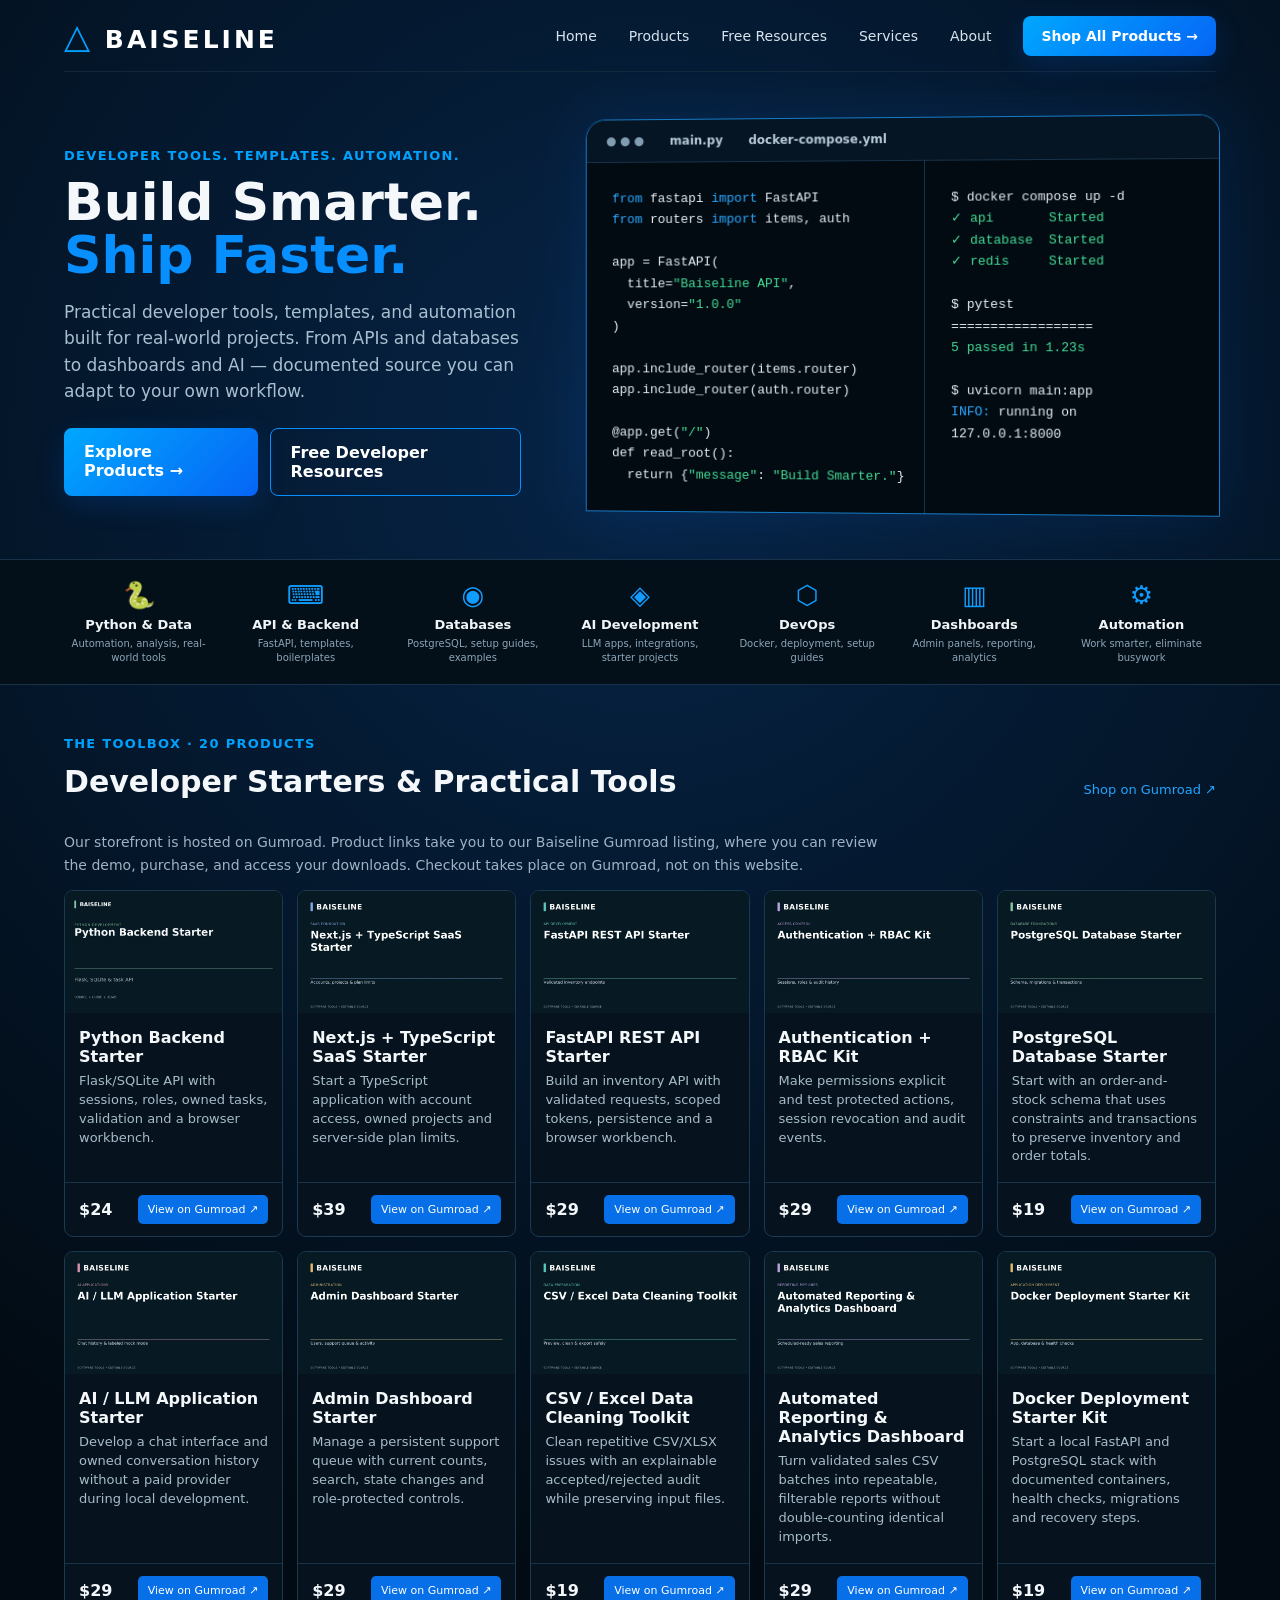
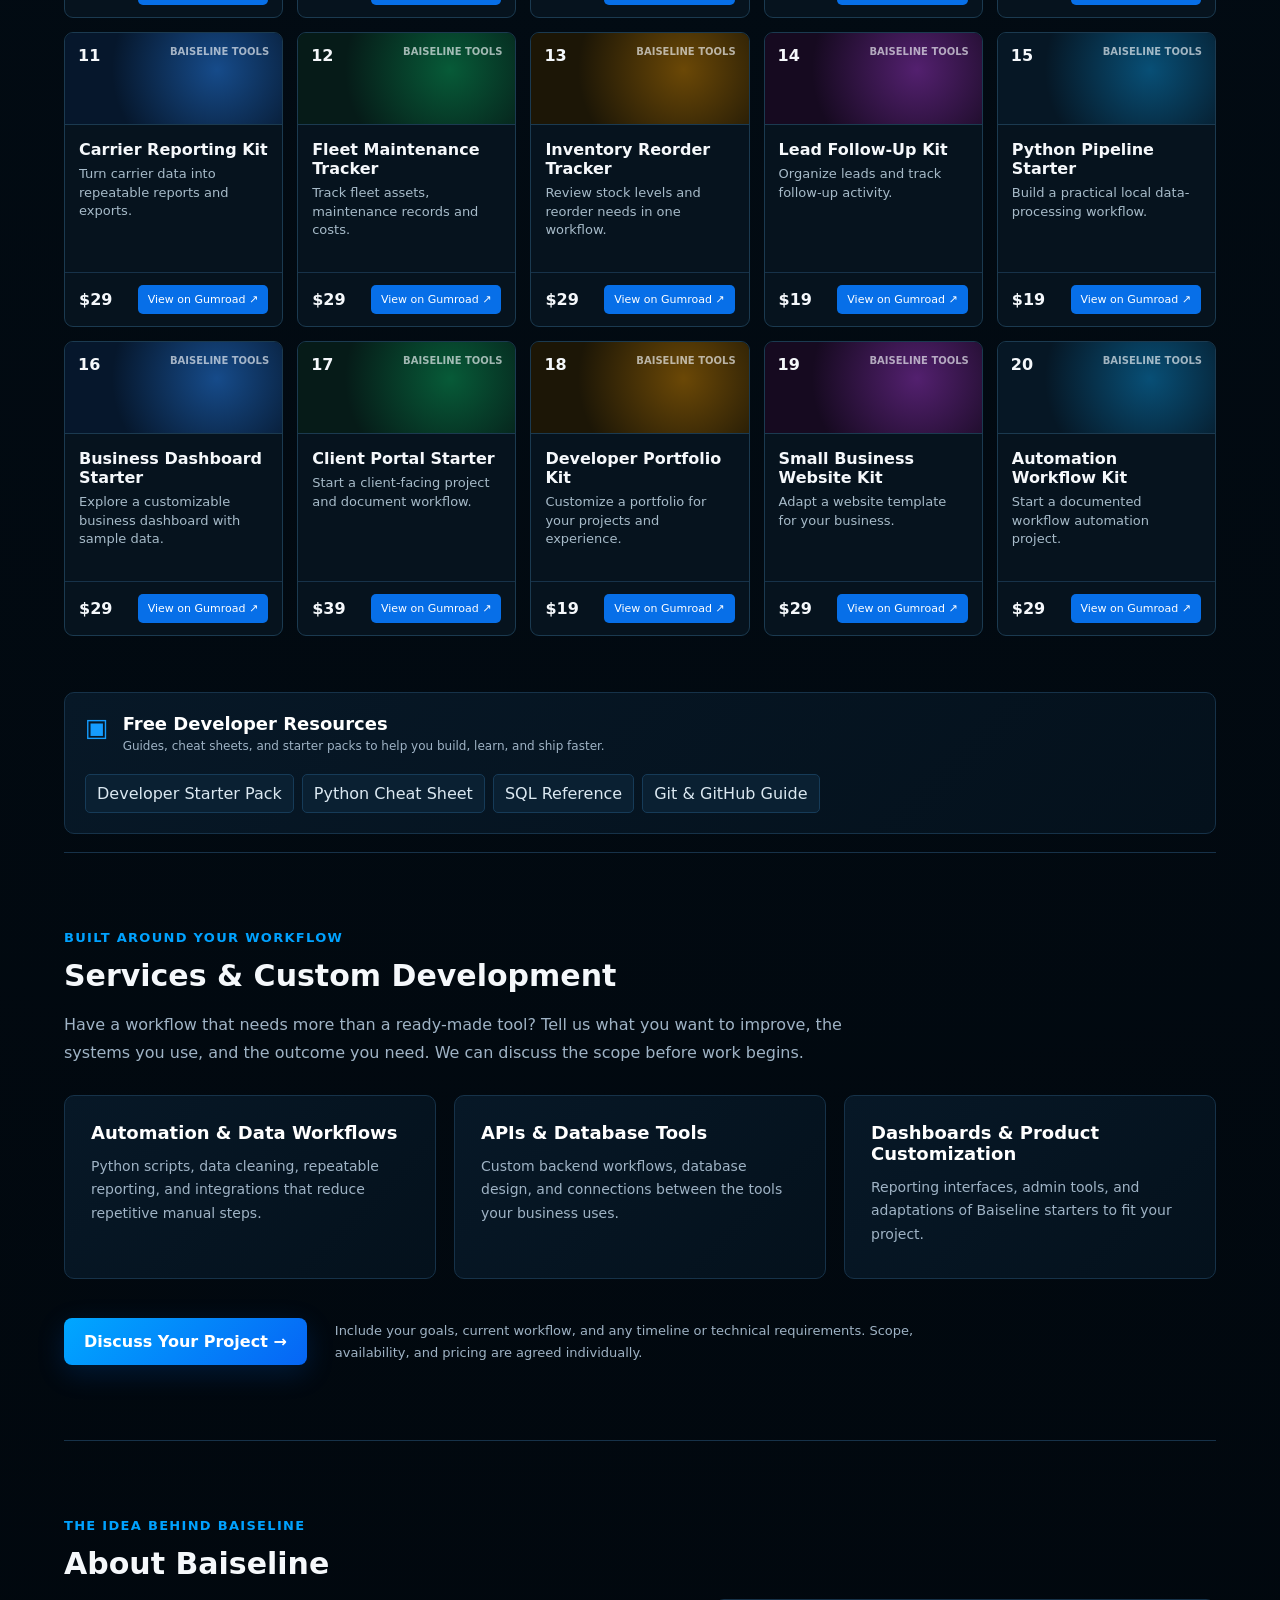
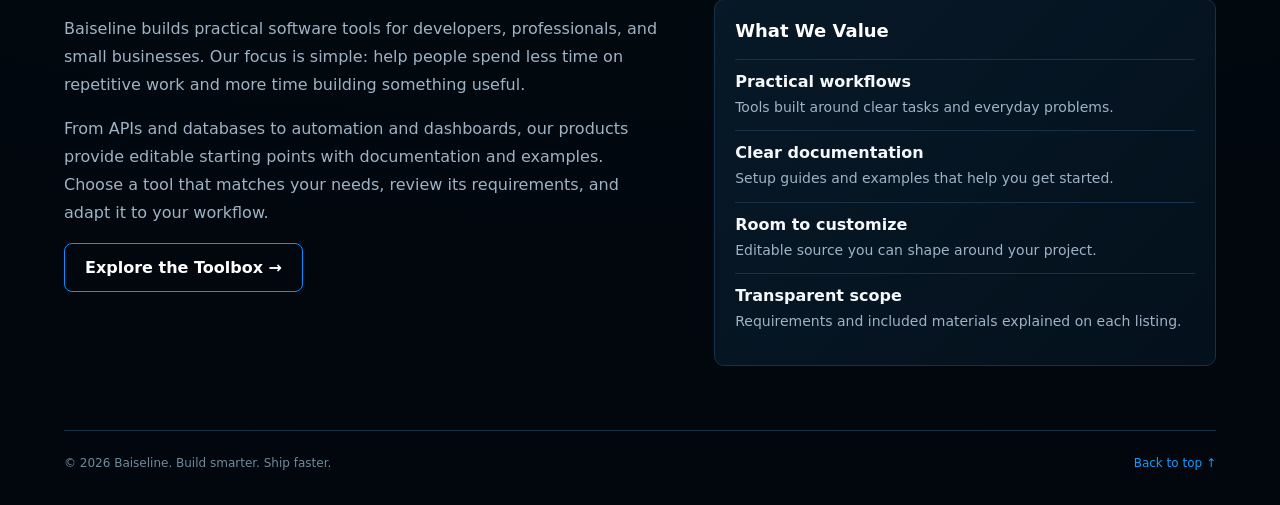
<file: index.html>
<!doctype html>
<html lang="en">
<head><meta charset="utf-8"><meta name="viewport" content="width=device-width,initial-scale=1"><meta name="description" content="Baiseline developer tools, templates, automation, and practical resources."><title>Baiseline — Build Smarter. Ship Faster.</title><link rel="stylesheet" href="styles.css?v=20261004-gumroad-labels"></head>
<body><header class="nav shell"><a class="brand" href="#home"><span class="mark">△</span> BAISELINE</a><button class="menu" aria-label="Toggle navigation">☰</button><nav><a href="#home">Home</a><a href="#products">Products</a><a href="#resources">Free Resources</a><a href="#services">Services</a><a href="#about">About</a><a class="button small" href="#products">Shop All Products →</a></nav></header>
<main><section id="home" class="hero shell"><div><p class="eyebrow">DEVELOPER TOOLS. TEMPLATES. AUTOMATION.</p><h1>Build Smarter.<br><span>Ship Faster.</span></h1><p class="lede">Practical developer tools, templates, and automation built for real-world projects. From APIs and databases to dashboards and AI — documented source you can adapt to your own workflow.</p><div class="actions"><a class="button" href="#products">Explore Products →</a><a class="button ghost" href="#resources">Free Developer Resources</a></div></div><div class="code-window"><div class="tabs"><span>● ● ●</span><b>main.py</b><b>docker-compose.yml</b></div><div class="code-grid"><pre><span class="blue">from</span> fastapi <span class="blue">import</span> FastAPI
<span class="blue">from</span> routers <span class="blue">import</span> items, auth

app = FastAPI(
  title=<span class="green">"Baiseline API"</span>,
  version=<span class="green">"1.0.0"</span>
)

app.include_router(items.router)
app.include_router(auth.router)

@app.get(<span class="green">"/"</span>)
def read_root():
  return {<span class="green">"message"</span>: <span class="green">"Build Smarter."</span>}</pre><pre class="terminal">$ docker compose up -d
<span class="green">✓ api       Started
✓ database  Started
✓ redis     Started</span>

$ pytest
==================
<span class="green">5 passed in 1.23s</span>

$ uvicorn main:app
<span class="blue">INFO:</span> running on
127.0.0.1:8000</pre></div></div></section>
<section class="categories"><div class="shell category-grid"><div>🐍<b>Python & Data</b><small>Automation, analysis, real-world tools</small></div><div>⌨<b>API & Backend</b><small>FastAPI, templates, boilerplates</small></div><div>◉<b>Databases</b><small>PostgreSQL, setup guides, examples</small></div><div>◈<b>AI Development</b><small>LLM apps, integrations, starter projects</small></div><div>⬡<b>DevOps</b><small>Docker, deployment, setup guides</small></div><div>▥<b>Dashboards</b><small>Admin panels, reporting, analytics</small></div><div>⚙<b>Automation</b><small>Work smarter, eliminate busywork</small></div></div></section>
<section id="products" class="section shell"><div class="section-head"><div><p class="eyebrow">THE TOOLBOX · 20 PRODUCTS</p><h2>Developer Starters &amp; Practical Tools</h2></div><a href="https://mattitude84772.gumroad.com/">Shop on Gumroad ↗</a></div><p class="catalog-note">Our storefront is hosted on Gumroad. Product links take you to our Baiseline Gumroad listing, where you can review the demo, purchase, and access your downloads. Checkout takes place on Gumroad, not on this website.</p><div class="products"><article class="product blue-card"><a class="product-cover" href="https://mattitude84772.gumroad.com/l/python-backend-starter" aria-label="View Python Backend Starter on Gumroad"><img src="Python_Backend_Starter.webp" alt="Python Backend Starter cover" width="800" height="450" loading="lazy"></a><h3>Python Backend Starter</h3><p>Flask/SQLite API with sessions, roles, owned tasks, validation and a browser workbench.</p><footer><strong>$24</strong><a href="https://mattitude84772.gumroad.com/l/python-backend-starter">View on Gumroad ↗</a></footer></article><article class="product green-card"><a class="product-cover" href="https://mattitude84772.gumroad.com/l/nextjs-typescript-saas-starter" aria-label="View Next.js + TypeScript SaaS Starter on Gumroad"><img src="Nextjs_TypeScript_SaaS_Starter.webp" alt="Next.js + TypeScript SaaS Starter cover" width="800" height="450" loading="lazy"></a><h3>Next.js + TypeScript SaaS Starter</h3><p>Start a TypeScript application with account access, owned projects and server-side plan limits.</p><footer><strong>$39</strong><a href="https://mattitude84772.gumroad.com/l/nextjs-typescript-saas-starter">View on Gumroad ↗</a></footer></article><article class="product gold-card"><a class="product-cover" href="https://mattitude84772.gumroad.com/l/fastapi-rest-api-starter" aria-label="View FastAPI REST API Starter on Gumroad"><img src="FastAPI_REST_API_Starter.webp" alt="FastAPI REST API Starter cover" width="800" height="450" loading="lazy"></a><h3>FastAPI REST API Starter</h3><p>Build an inventory API with validated requests, scoped tokens, persistence and a browser workbench.</p><footer><strong>$29</strong><a href="https://mattitude84772.gumroad.com/l/fastapi-rest-api-starter">View on Gumroad ↗</a></footer></article><article class="product purple-card"><a class="product-cover" href="https://mattitude84772.gumroad.com/l/authentication-rbac-kit" aria-label="View Authentication + RBAC Kit on Gumroad"><img src="Authentication_RBAC_Kit.webp" alt="Authentication + RBAC Kit cover" width="800" height="450" loading="lazy"></a><h3>Authentication + RBAC Kit</h3><p>Make permissions explicit and test protected actions, session revocation and audit events.</p><footer><strong>$29</strong><a href="https://mattitude84772.gumroad.com/l/authentication-rbac-kit">View on Gumroad ↗</a></footer></article><article class="product cyan-card"><a class="product-cover" href="https://mattitude84772.gumroad.com/l/postgresql-database-starter" aria-label="View PostgreSQL Database Starter on Gumroad"><img src="PostgreSQL_Database_Starter.webp" alt="PostgreSQL Database Starter cover" width="800" height="450" loading="lazy"></a><h3>PostgreSQL Database Starter</h3><p>Start with an order-and-stock schema that uses constraints and transactions to preserve inventory and order totals.</p><footer><strong>$19</strong><a href="https://mattitude84772.gumroad.com/l/postgresql-database-starter">View on Gumroad ↗</a></footer></article><article class="product blue-card"><a class="product-cover" href="https://mattitude84772.gumroad.com/l/ai-llm-application-starter" aria-label="View AI / LLM Application Starter on Gumroad"><img src="AI_LLM_Application_Starter.webp" alt="AI / LLM Application Starter cover" width="800" height="450" loading="lazy"></a><h3>AI / LLM Application Starter</h3><p>Develop a chat interface and owned conversation history without a paid provider during local development.</p><footer><strong>$29</strong><a href="https://mattitude84772.gumroad.com/l/ai-llm-application-starter">View on Gumroad ↗</a></footer></article><article class="product green-card"><a class="product-cover" href="https://mattitude84772.gumroad.com/l/admin-dashboard-starter" aria-label="View Admin Dashboard Starter on Gumroad"><img src="Admin_Dashboard_Starter.webp" alt="Admin Dashboard Starter cover" width="800" height="450" loading="lazy"></a><h3>Admin Dashboard Starter</h3><p>Manage a persistent support queue with current counts, search, state changes and role-protected controls.</p><footer><strong>$29</strong><a href="https://mattitude84772.gumroad.com/l/admin-dashboard-starter">View on Gumroad ↗</a></footer></article><article class="product gold-card"><a class="product-cover" href="https://mattitude84772.gumroad.com/l/csv-excel-data-cleaning-toolkit" aria-label="View CSV / Excel Data Cleaning Toolkit on Gumroad"><img src="CSV_Excel_Data_Cleaning_Toolkit.webp" alt="CSV / Excel Data Cleaning Toolkit cover" width="800" height="450" loading="lazy"></a><h3>CSV / Excel Data Cleaning Toolkit</h3><p>Clean repetitive CSV/XLSX issues with an explainable accepted/rejected audit while preserving input files.</p><footer><strong>$19</strong><a href="https://mattitude84772.gumroad.com/l/csv-excel-data-cleaning-toolkit">View on Gumroad ↗</a></footer></article><article class="product purple-card"><a class="product-cover" href="https://mattitude84772.gumroad.com/l/automated-reporting-analytics-dashboard" aria-label="View Automated Reporting &amp; Analytics Dashboard on Gumroad"><img src="Automated_Reporting_Analytics_Dashboard.webp" alt="Automated Reporting &amp; Analytics Dashboard cover" width="800" height="450" loading="lazy"></a><h3>Automated Reporting &amp; Analytics Dashboard</h3><p>Turn validated sales CSV batches into repeatable, filterable reports without double-counting identical imports.</p><footer><strong>$29</strong><a href="https://mattitude84772.gumroad.com/l/automated-reporting-analytics-dashboard">View on Gumroad ↗</a></footer></article><article class="product cyan-card"><a class="product-cover" href="https://mattitude84772.gumroad.com/l/docker-deployment-starter-kit" aria-label="View Docker Deployment Starter Kit on Gumroad"><img src="Docker_Deployment_Starter_Kit.webp" alt="Docker Deployment Starter Kit cover" width="800" height="450" loading="lazy"></a><h3>Docker Deployment Starter Kit</h3><p>Start a local FastAPI and PostgreSQL stack with documented containers, health checks, migrations and recovery steps.</p><footer><strong>$19</strong><a href="https://mattitude84772.gumroad.com/l/docker-deployment-starter-kit">View on Gumroad ↗</a></footer></article><article class="product blue-card"><div class="visual">11 <span>BAISELINE TOOLS</span></div><h3>Carrier Reporting Kit</h3><p>Turn carrier data into repeatable reports and exports.</p><footer><strong>$29</strong><a href="https://mattitude84772.gumroad.com/l/carrier-reporting-kit">View on Gumroad ↗</a></footer></article><article class="product green-card"><div class="visual">12 <span>BAISELINE TOOLS</span></div><h3>Fleet Maintenance Tracker</h3><p>Track fleet assets, maintenance records and costs.</p><footer><strong>$29</strong><a href="https://mattitude84772.gumroad.com/l/fleet-maintenance-tracker">View on Gumroad ↗</a></footer></article><article class="product gold-card"><div class="visual">13 <span>BAISELINE TOOLS</span></div><h3>Inventory Reorder Tracker</h3><p>Review stock levels and reorder needs in one workflow.</p><footer><strong>$29</strong><a href="https://mattitude84772.gumroad.com/l/inventory-reorder-tracker">View on Gumroad ↗</a></footer></article><article class="product purple-card"><div class="visual">14 <span>BAISELINE TOOLS</span></div><h3>Lead Follow-Up Kit</h3><p>Organize leads and track follow-up activity.</p><footer><strong>$19</strong><a href="https://mattitude84772.gumroad.com/l/lead-follow-up-kit">View on Gumroad ↗</a></footer></article><article class="product cyan-card"><div class="visual">15 <span>BAISELINE TOOLS</span></div><h3>Python Pipeline Starter</h3><p>Build a practical local data-processing workflow.</p><footer><strong>$19</strong><a href="https://mattitude84772.gumroad.com/l/python-pipeline-starter">View on Gumroad ↗</a></footer></article><article class="product blue-card"><div class="visual">16 <span>BAISELINE TOOLS</span></div><h3>Business Dashboard Starter</h3><p>Explore a customizable business dashboard with sample data.</p><footer><strong>$29</strong><a href="https://mattitude84772.gumroad.com/l/business-dashboard-starter">View on Gumroad ↗</a></footer></article><article class="product green-card"><div class="visual">17 <span>BAISELINE TOOLS</span></div><h3>Client Portal Starter</h3><p>Start a client-facing project and document workflow.</p><footer><strong>$39</strong><a href="https://mattitude84772.gumroad.com/l/client-portal-starter">View on Gumroad ↗</a></footer></article><article class="product gold-card"><div class="visual">18 <span>BAISELINE TOOLS</span></div><h3>Developer Portfolio Kit</h3><p>Customize a portfolio for your projects and experience.</p><footer><strong>$19</strong><a href="https://mattitude84772.gumroad.com/l/developer-portfolio-kit">View on Gumroad ↗</a></footer></article><article class="product purple-card"><div class="visual">19 <span>BAISELINE TOOLS</span></div><h3>Small Business Website Kit</h3><p>Adapt a website template for your business.</p><footer><strong>$29</strong><a href="https://mattitude84772.gumroad.com/l/small-business-website-kit">View on Gumroad ↗</a></footer></article><article class="product cyan-card"><div class="visual">20 <span>BAISELINE TOOLS</span></div><h3>Automation Workflow Kit</h3><p>Start a documented workflow automation project.</p><footer><strong>$29</strong><a href="https://mattitude84772.gumroad.com/l/automation-workflow-kit">View on Gumroad ↗</a></footer></article></div></section>
<section id="resources" class="section shell"><div class="panel"><div class="panel-title">▣ <div><h3>Free Developer Resources</h3><p>Guides, cheat sheets, and starter packs to help you build, learn, and ship faster.</p></div></div><div class="chips"><a href="free-resources/developer-starter-pack/">Developer Starter Pack</a><a href="free-resources/python-cheat-sheet/">Python Cheat Sheet</a><a href="free-resources/sql-reference/">SQL Reference</a><a href="free-resources/git-github-guide/">Git &amp; GitHub Guide</a></div></div></section>
<section id="services" class="section shell info-section" aria-labelledby="services-title"><p class="eyebrow">BUILT AROUND YOUR WORKFLOW</p><h2 id="services-title">Services &amp; Custom Development</h2><p class="info-intro">Have a workflow that needs more than a ready-made tool? Tell us what you want to improve, the systems you use, and the outcome you need. We can discuss the scope before work begins.</p><div class="info-grid"><article class="panel"><h3>Automation &amp; Data Workflows</h3><p>Python scripts, data cleaning, repeatable reporting, and integrations that reduce repetitive manual steps.</p></article><article class="panel"><h3>APIs &amp; Database Tools</h3><p>Custom backend workflows, database design, and connections between the tools your business uses.</p></article><article class="panel"><h3>Dashboards &amp; Product Customization</h3><p>Reporting interfaces, admin tools, and adaptations of Baiseline starters to fit your project.</p></article></div><div class="service-contact"><a class="button" href="mailto:mattbaise@gmail.com">Discuss Your Project →</a><p>Include your goals, current workflow, and any timeline or technical requirements. Scope, availability, and pricing are agreed individually.</p></div></section>
<section id="about" class="section shell info-section" aria-labelledby="about-title"><p class="eyebrow">THE IDEA BEHIND BAISELINE</p><h2 id="about-title">About Baiseline</h2><div class="about-layout"><div><p class="info-intro">Baiseline builds practical software tools for developers, professionals, and small businesses. Our focus is simple: help people spend less time on repetitive work and more time building something useful.</p><p class="info-intro">From APIs and databases to automation and dashboards, our products provide editable starting points with documentation and examples. Choose a tool that matches your needs, review its requirements, and adapt it to your workflow.</p><a class="button ghost" href="#products">Explore the Toolbox →</a></div><div class="panel"><h3>What We Value</h3><ul class="values"><li><b>Practical workflows</b><span>Tools built around clear tasks and everyday problems.</span></li><li><b>Clear documentation</b><span>Setup guides and examples that help you get started.</span></li><li><b>Room to customize</b><span>Editable source you can shape around your project.</span></li><li><b>Transparent scope</b><span>Requirements and included materials explained on each listing.</span></li></ul></div></div></section></main><footer class="site-footer shell"><span>© 2026 Baiseline. Build smarter. Ship faster.</span><a href="#home">Back to top ↑</a></footer><script src="script.js?v=20261004-gumroad-labels"></script></body></html>
</file>
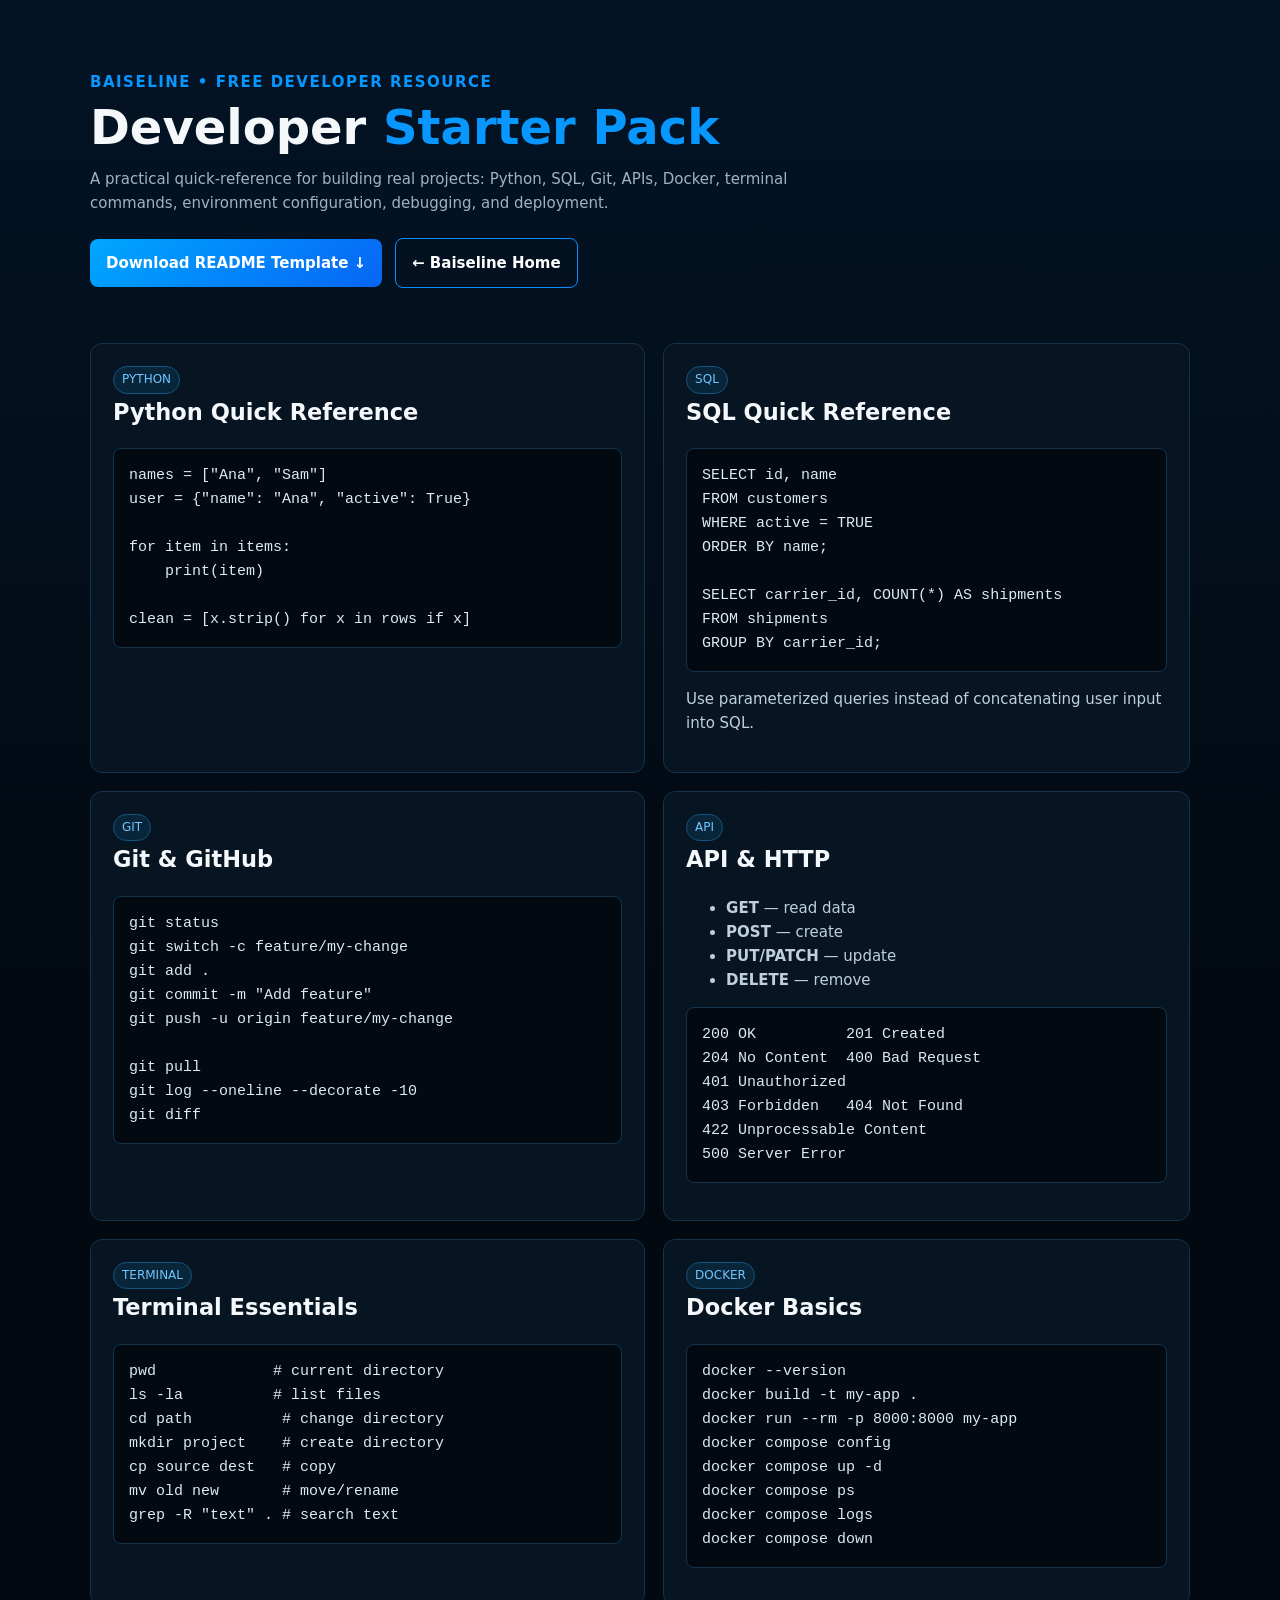
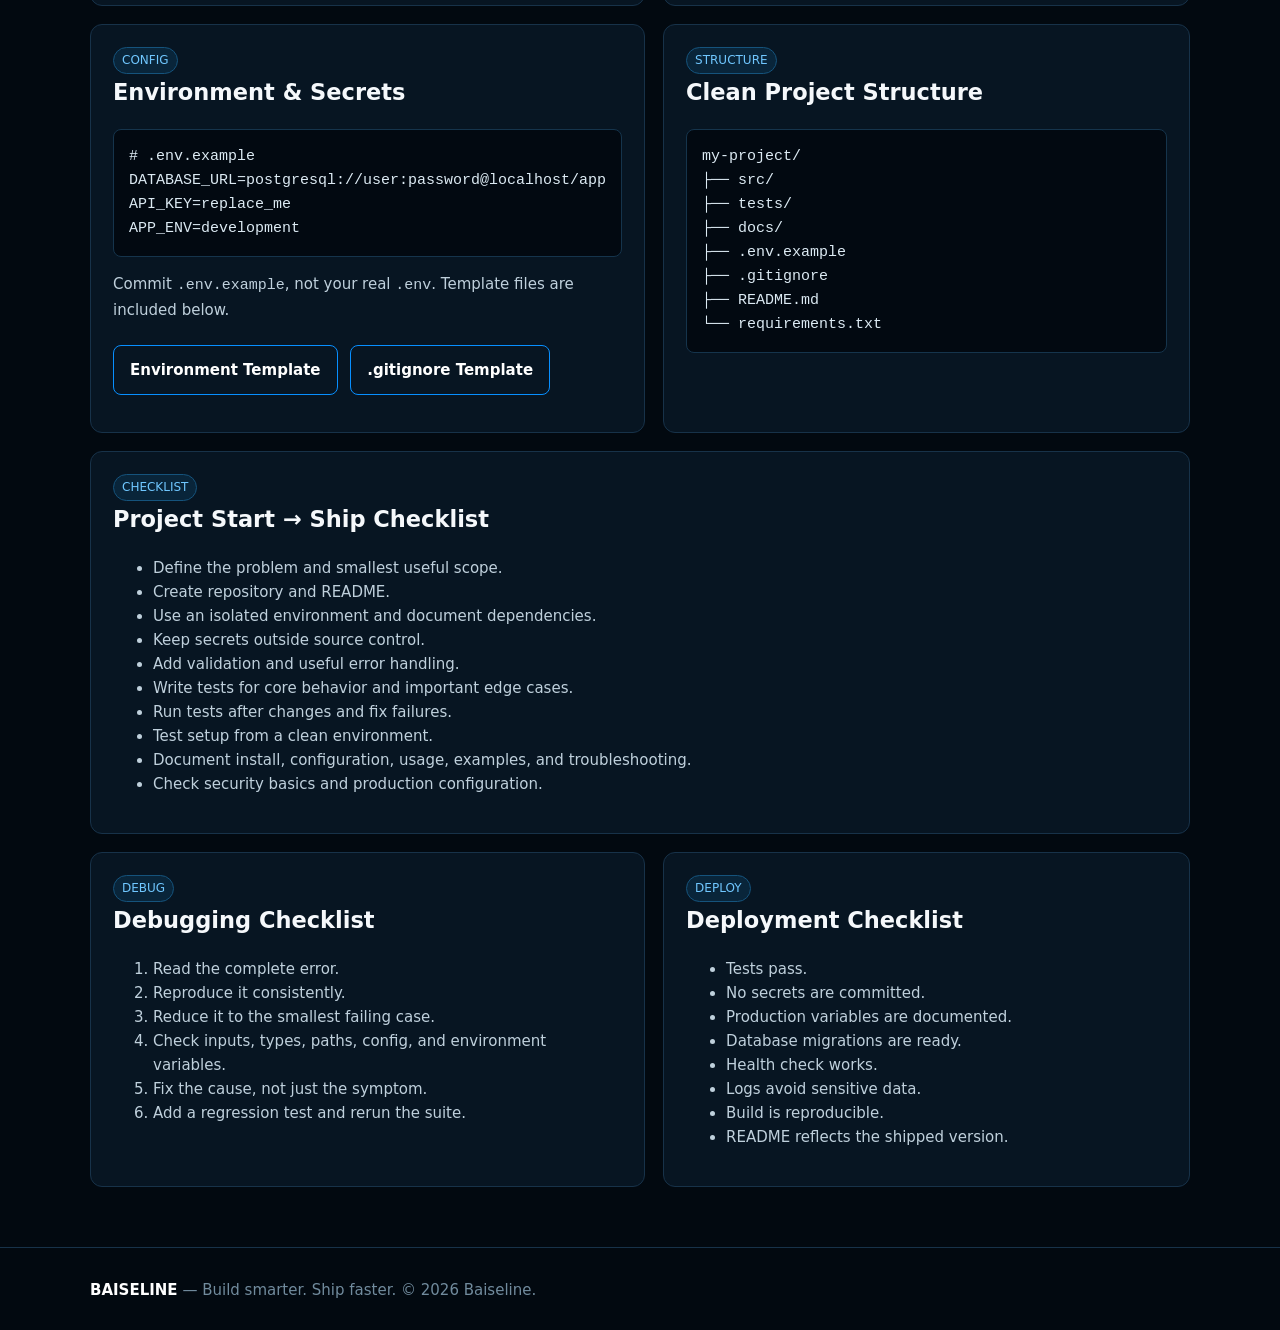
<file: free-resources/developer-starter-pack/index.html>
<!doctype html><html lang="en"><head><meta charset="utf-8"><meta name="viewport" content="width=device-width,initial-scale=1"><title>Baiseline Developer Starter Pack</title><link rel="stylesheet" href="styles.css"></head><body><header class="hero wrap"><div class="eyebrow">BAISELINE • FREE DEVELOPER RESOURCE</div><h1>Developer <span>Starter Pack</span></h1><p>A practical quick-reference for building real projects: Python, SQL, Git, APIs, Docker, terminal commands, environment configuration, debugging, and deployment.</p><p><a class="button" href="templates/README_TEMPLATE.md" download>Download README Template ↓</a> <a class="button ghost" href="../../index.html">← Baiseline Home</a></p></header><main class="grid wrap"><section class="card"><span class="tag">PYTHON</span><h2>Python Quick Reference</h2><pre>names = ["Ana", "Sam"]
user = {"name": "Ana", "active": True}

for item in items:
    print(item)

clean = [x.strip() for x in rows if x]</pre></section><section class="card"><span class="tag">SQL</span><h2>SQL Quick Reference</h2><pre>SELECT id, name
FROM customers
WHERE active = TRUE
ORDER BY name;

SELECT carrier_id, COUNT(*) AS shipments
FROM shipments
GROUP BY carrier_id;</pre><p>Use parameterized queries instead of concatenating user input into SQL.</p></section><section class="card"><span class="tag">GIT</span><h2>Git & GitHub</h2><pre>git status
git switch -c feature/my-change
git add .
git commit -m "Add feature"
git push -u origin feature/my-change

git pull
git log --oneline --decorate -10
git diff</pre></section><section class="card"><span class="tag">API</span><h2>API & HTTP</h2><ul><li><b>GET</b> — read data</li><li><b>POST</b> — create</li><li><b>PUT/PATCH</b> — update</li><li><b>DELETE</b> — remove</li></ul><pre>200 OK          201 Created
204 No Content  400 Bad Request
401 Unauthorized
403 Forbidden   404 Not Found
422 Unprocessable Content
500 Server Error</pre></section><section class="card"><span class="tag">TERMINAL</span><h2>Terminal Essentials</h2><pre>pwd             # current directory
ls -la          # list files
cd path          # change directory
mkdir project    # create directory
cp source dest   # copy
mv old new       # move/rename
grep -R "text" . # search text</pre></section><section class="card"><span class="tag">DOCKER</span><h2>Docker Basics</h2><pre>docker --version
docker build -t my-app .
docker run --rm -p 8000:8000 my-app
docker compose config
docker compose up -d
docker compose ps
docker compose logs
docker compose down</pre></section><section class="card"><span class="tag">CONFIG</span><h2>Environment & Secrets</h2><pre># .env.example
DATABASE_URL=postgresql://user:password@localhost/app
API_KEY=replace_me
APP_ENV=development</pre><p>Commit <code>.env.example</code>, not your real <code>.env</code>. Template files are included below.</p><p><a class="button ghost" href="templates/env.example.txt" download>Environment Template</a> <a class="button ghost" href="templates/gitignore.txt" download>.gitignore Template</a></p></section><section class="card"><span class="tag">STRUCTURE</span><h2>Clean Project Structure</h2><pre>my-project/
├── src/
├── tests/
├── docs/
├── .env.example
├── .gitignore
├── README.md
└── requirements.txt</pre></section><section class="card full"><span class="tag">CHECKLIST</span><h2>Project Start → Ship Checklist</h2><ul><li>Define the problem and smallest useful scope.</li><li>Create repository and README.</li><li>Use an isolated environment and document dependencies.</li><li>Keep secrets outside source control.</li><li>Add validation and useful error handling.</li><li>Write tests for core behavior and important edge cases.</li><li>Run tests after changes and fix failures.</li><li>Test setup from a clean environment.</li><li>Document install, configuration, usage, examples, and troubleshooting.</li><li>Check security basics and production configuration.</li></ul></section><section class="card"><span class="tag">DEBUG</span><h2>Debugging Checklist</h2><ol><li>Read the complete error.</li><li>Reproduce it consistently.</li><li>Reduce it to the smallest failing case.</li><li>Check inputs, types, paths, config, and environment variables.</li><li>Fix the cause, not just the symptom.</li><li>Add a regression test and rerun the suite.</li></ol></section><section class="card"><span class="tag">DEPLOY</span><h2>Deployment Checklist</h2><ul><li>Tests pass.</li><li>No secrets are committed.</li><li>Production variables are documented.</li><li>Database migrations are ready.</li><li>Health check works.</li><li>Logs avoid sensitive data.</li><li>Build is reproducible.</li><li>README reflects the shipped version.</li></ul></section></main><footer class="footer"><div class="wrap"><b>BAISELINE</b> — Build smarter. Ship faster. © 2026 Baiseline.</div></footer></body></html>
</file>
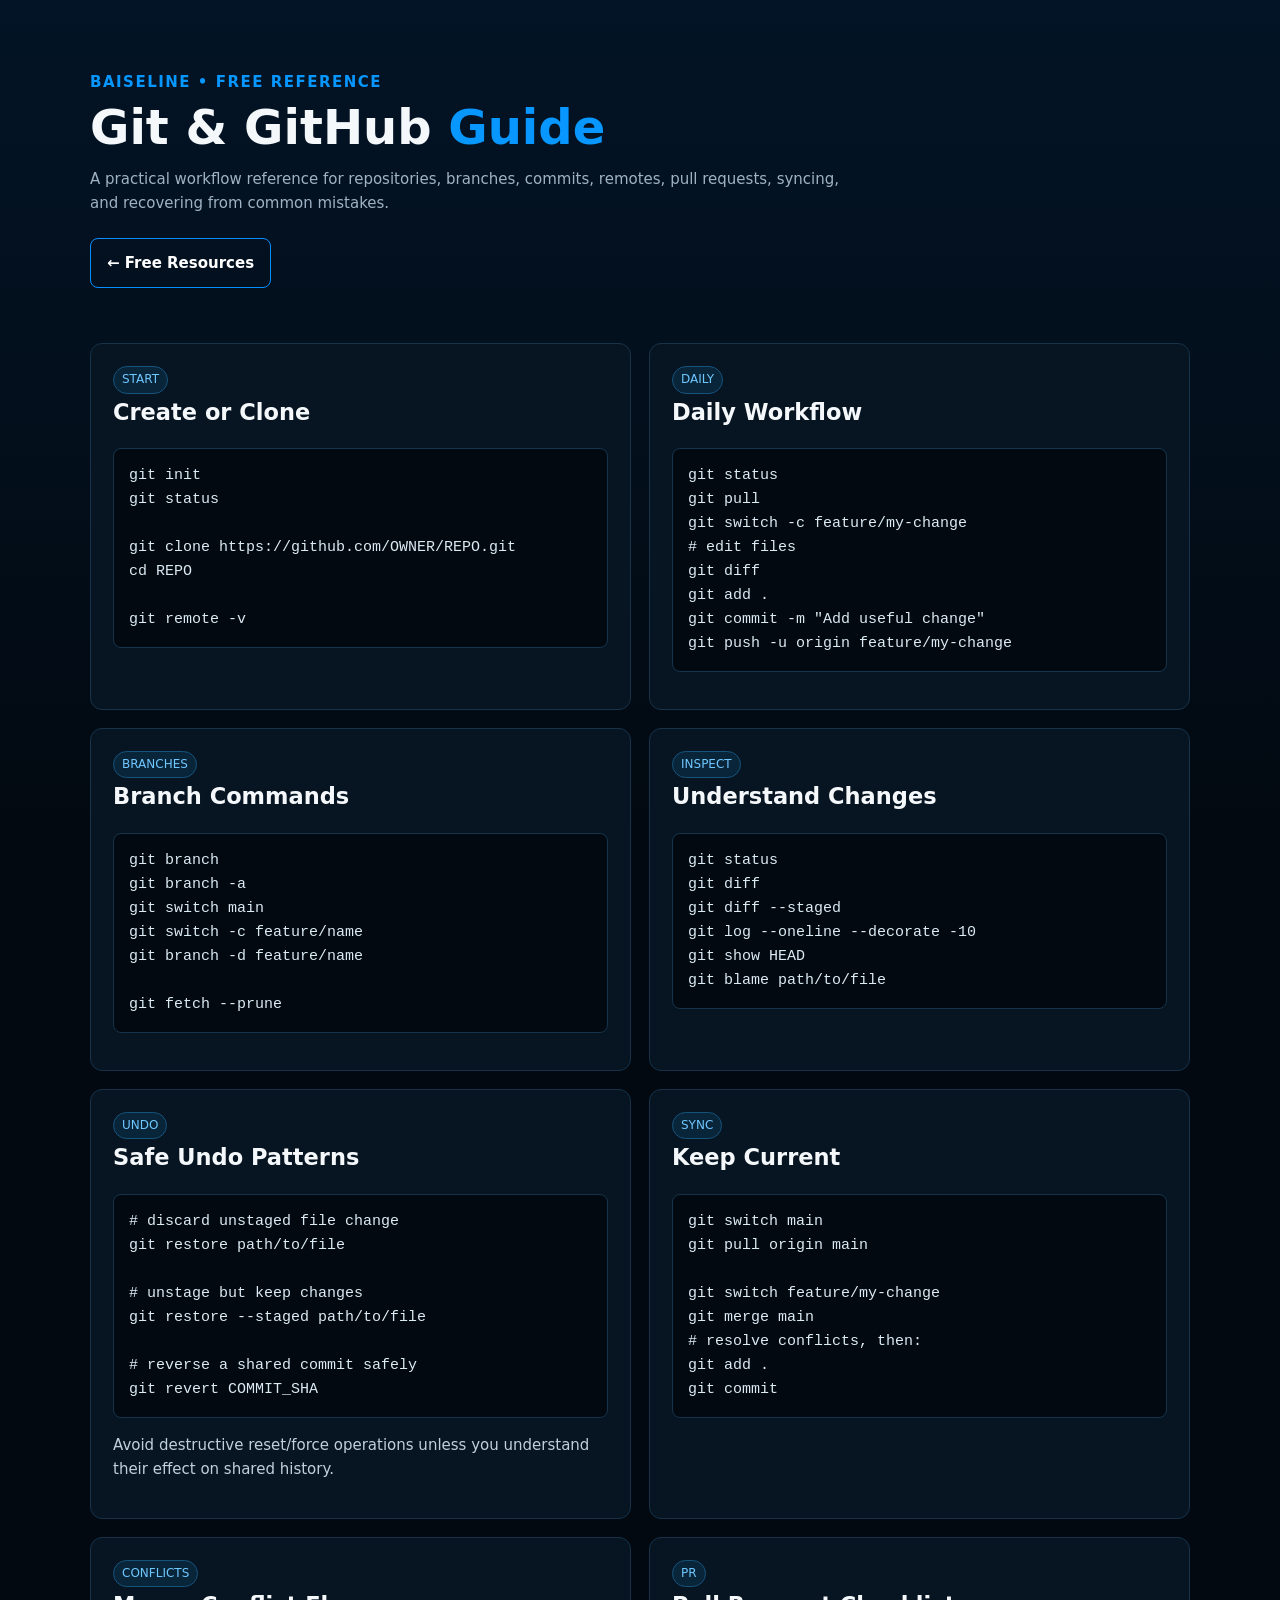
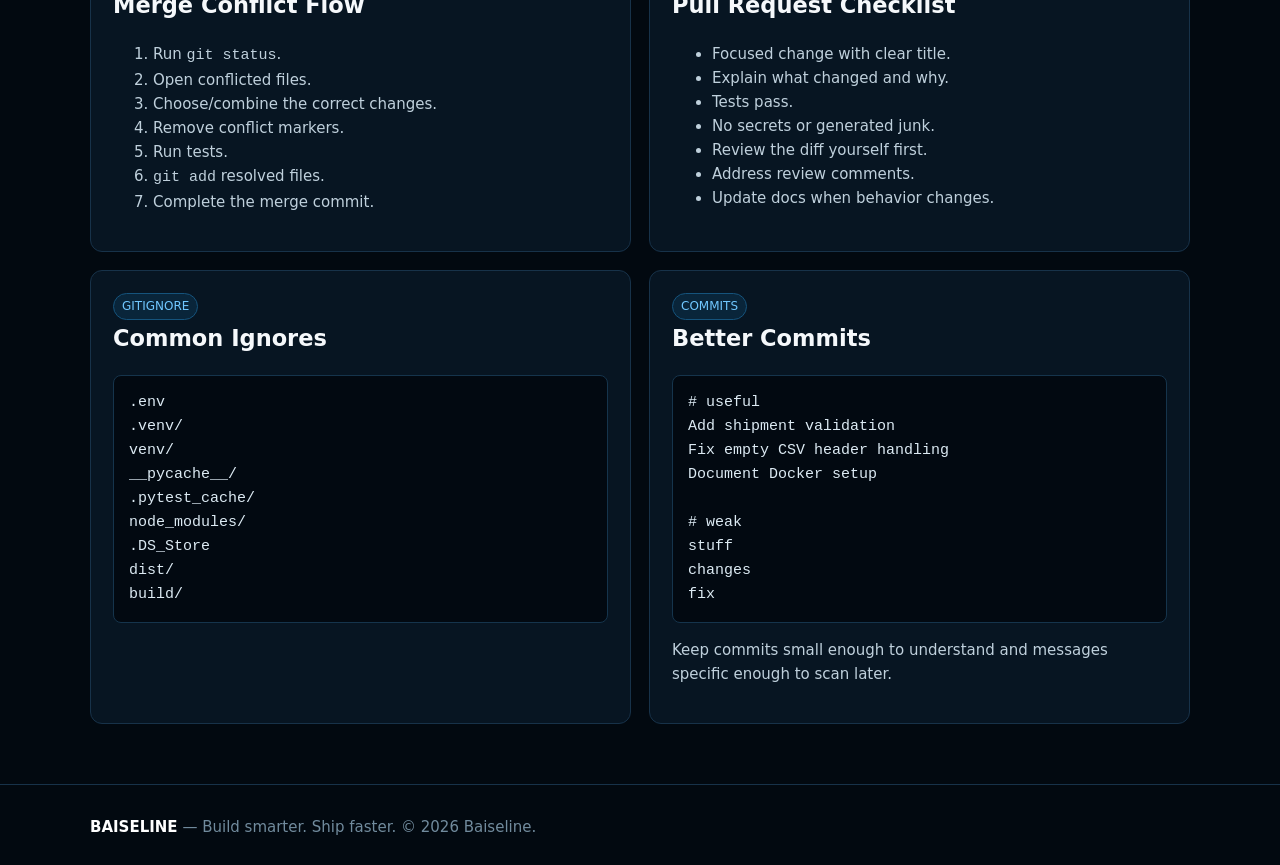
<file: free-resources/git-github-guide/index.html>
<!doctype html><html><head><meta charset="utf-8"><meta name="viewport" content="width=device-width,initial-scale=1"><title>Baiseline Git & GitHub Guide</title><link rel="stylesheet" href="../developer-starter-pack/styles.css"></head><body><header class="hero wrap"><div class="eyebrow">BAISELINE • FREE REFERENCE</div><h1>Git & GitHub <span>Guide</span></h1><p>A practical workflow reference for repositories, branches, commits, remotes, pull requests, syncing, and recovering from common mistakes.</p><p><a class="button ghost" href="../../index.html#resources">← Free Resources</a></p></header><main class="grid wrap"><section class="card"><span class="tag">START</span><h2>Create or Clone</h2><pre>git init
git status

git clone https://github.com/OWNER/REPO.git
cd REPO

git remote -v</pre></section><section class="card"><span class="tag">DAILY</span><h2>Daily Workflow</h2><pre>git status
git pull
git switch -c feature/my-change
# edit files
git diff
git add .
git commit -m "Add useful change"
git push -u origin feature/my-change</pre></section><section class="card"><span class="tag">BRANCHES</span><h2>Branch Commands</h2><pre>git branch
git branch -a
git switch main
git switch -c feature/name
git branch -d feature/name

git fetch --prune</pre></section><section class="card"><span class="tag">INSPECT</span><h2>Understand Changes</h2><pre>git status
git diff
git diff --staged
git log --oneline --decorate -10
git show HEAD
git blame path/to/file</pre></section><section class="card"><span class="tag">UNDO</span><h2>Safe Undo Patterns</h2><pre># discard unstaged file change
git restore path/to/file

# unstage but keep changes
git restore --staged path/to/file

# reverse a shared commit safely
git revert COMMIT_SHA</pre><p>Avoid destructive reset/force operations unless you understand their effect on shared history.</p></section><section class="card"><span class="tag">SYNC</span><h2>Keep Current</h2><pre>git switch main
git pull origin main

git switch feature/my-change
git merge main
# resolve conflicts, then:
git add .
git commit</pre></section><section class="card"><span class="tag">CONFLICTS</span><h2>Merge Conflict Flow</h2><ol><li>Run <code>git status</code>.</li><li>Open conflicted files.</li><li>Choose/combine the correct changes.</li><li>Remove conflict markers.</li><li>Run tests.</li><li><code>git add</code> resolved files.</li><li>Complete the merge commit.</li></ol></section><section class="card"><span class="tag">PR</span><h2>Pull Request Checklist</h2><ul><li>Focused change with clear title.</li><li>Explain what changed and why.</li><li>Tests pass.</li><li>No secrets or generated junk.</li><li>Review the diff yourself first.</li><li>Address review comments.</li><li>Update docs when behavior changes.</li></ul></section><section class="card"><span class="tag">GITIGNORE</span><h2>Common Ignores</h2><pre>.env
.venv/
venv/
__pycache__/
.pytest_cache/
node_modules/
.DS_Store
dist/
build/</pre></section><section class="card"><span class="tag">COMMITS</span><h2>Better Commits</h2><pre># useful
Add shipment validation
Fix empty CSV header handling
Document Docker setup

# weak
stuff
changes
fix</pre><p>Keep commits small enough to understand and messages specific enough to scan later.</p></section></main><footer class="footer"><div class="wrap"><b>BAISELINE</b> — Build smarter. Ship faster. © 2026 Baiseline.</div></footer></body></html>
</file>
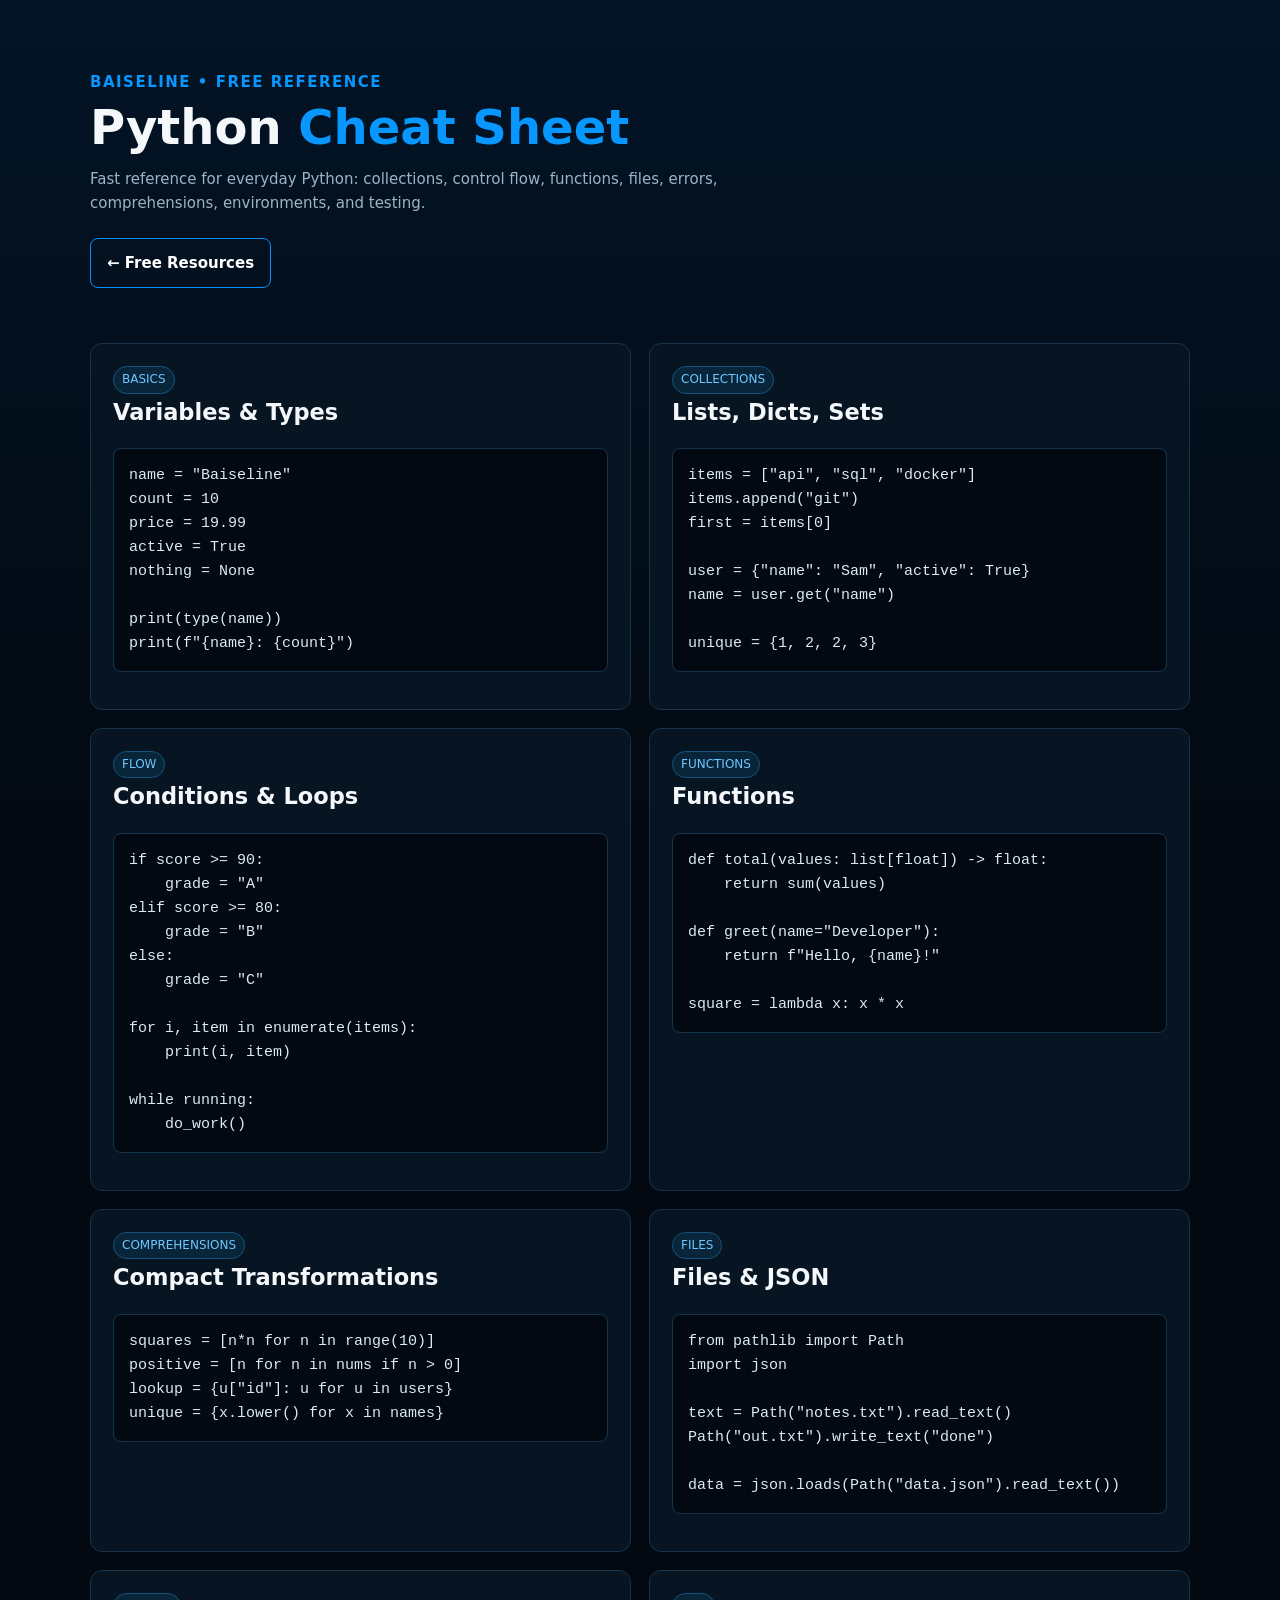
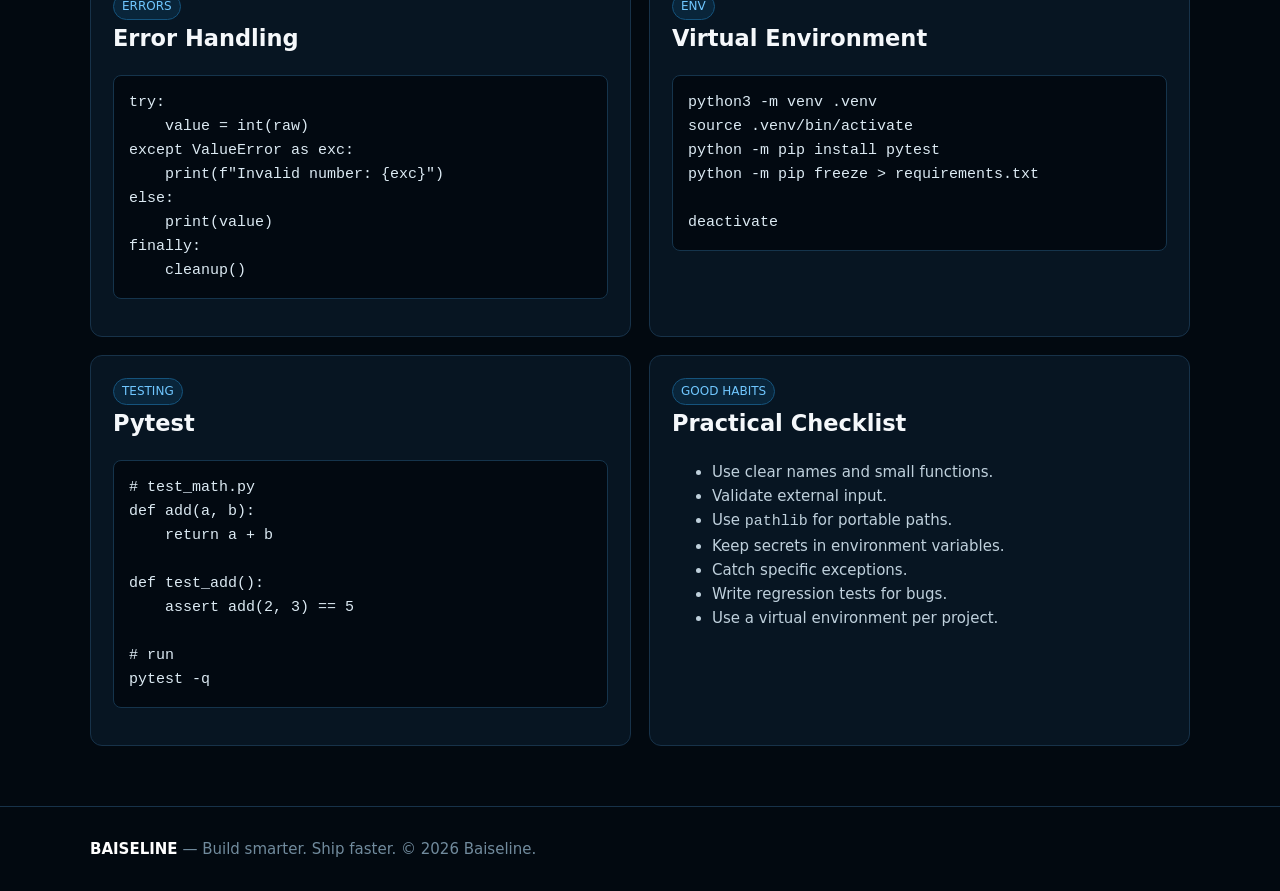
<file: free-resources/python-cheat-sheet/index.html>
<!doctype html><html><head><meta charset="utf-8"><meta name="viewport" content="width=device-width,initial-scale=1"><title>Baiseline Python Cheat Sheet</title><link rel="stylesheet" href="../developer-starter-pack/styles.css"></head><body><header class="hero wrap"><div class="eyebrow">BAISELINE • FREE REFERENCE</div><h1>Python <span>Cheat Sheet</span></h1><p>Fast reference for everyday Python: collections, control flow, functions, files, errors, comprehensions, environments, and testing.</p><p><a class="button ghost" href="../../index.html#resources">← Free Resources</a></p></header><main class="grid wrap"><section class="card"><span class="tag">BASICS</span><h2>Variables & Types</h2><pre>name = "Baiseline"
count = 10
price = 19.99
active = True
nothing = None

print(type(name))
print(f"{name}: {count}")</pre></section><section class="card"><span class="tag">COLLECTIONS</span><h2>Lists, Dicts, Sets</h2><pre>items = ["api", "sql", "docker"]
items.append("git")
first = items[0]

user = {"name": "Sam", "active": True}
name = user.get("name")

unique = {1, 2, 2, 3}</pre></section><section class="card"><span class="tag">FLOW</span><h2>Conditions & Loops</h2><pre>if score >= 90:
    grade = "A"
elif score >= 80:
    grade = "B"
else:
    grade = "C"

for i, item in enumerate(items):
    print(i, item)

while running:
    do_work()</pre></section><section class="card"><span class="tag">FUNCTIONS</span><h2>Functions</h2><pre>def total(values: list[float]) -> float:
    return sum(values)

def greet(name="Developer"):
    return f"Hello, {name}!"

square = lambda x: x * x</pre></section><section class="card"><span class="tag">COMPREHENSIONS</span><h2>Compact Transformations</h2><pre>squares = [n*n for n in range(10)]
positive = [n for n in nums if n > 0]
lookup = {u["id"]: u for u in users}
unique = {x.lower() for x in names}</pre></section><section class="card"><span class="tag">FILES</span><h2>Files & JSON</h2><pre>from pathlib import Path
import json

text = Path("notes.txt").read_text()
Path("out.txt").write_text("done")

data = json.loads(Path("data.json").read_text())</pre></section><section class="card"><span class="tag">ERRORS</span><h2>Error Handling</h2><pre>try:
    value = int(raw)
except ValueError as exc:
    print(f"Invalid number: {exc}")
else:
    print(value)
finally:
    cleanup()</pre></section><section class="card"><span class="tag">ENV</span><h2>Virtual Environment</h2><pre>python3 -m venv .venv
source .venv/bin/activate
python -m pip install pytest
python -m pip freeze > requirements.txt

deactivate</pre></section><section class="card"><span class="tag">TESTING</span><h2>Pytest</h2><pre># test_math.py
def add(a, b):
    return a + b

def test_add():
    assert add(2, 3) == 5

# run
pytest -q</pre></section><section class="card"><span class="tag">GOOD HABITS</span><h2>Practical Checklist</h2><ul><li>Use clear names and small functions.</li><li>Validate external input.</li><li>Use <code>pathlib</code> for portable paths.</li><li>Keep secrets in environment variables.</li><li>Catch specific exceptions.</li><li>Write regression tests for bugs.</li><li>Use a virtual environment per project.</li></ul></section></main><footer class="footer"><div class="wrap"><b>BAISELINE</b> — Build smarter. Ship faster. © 2026 Baiseline.</div></footer></body></html>
</file>
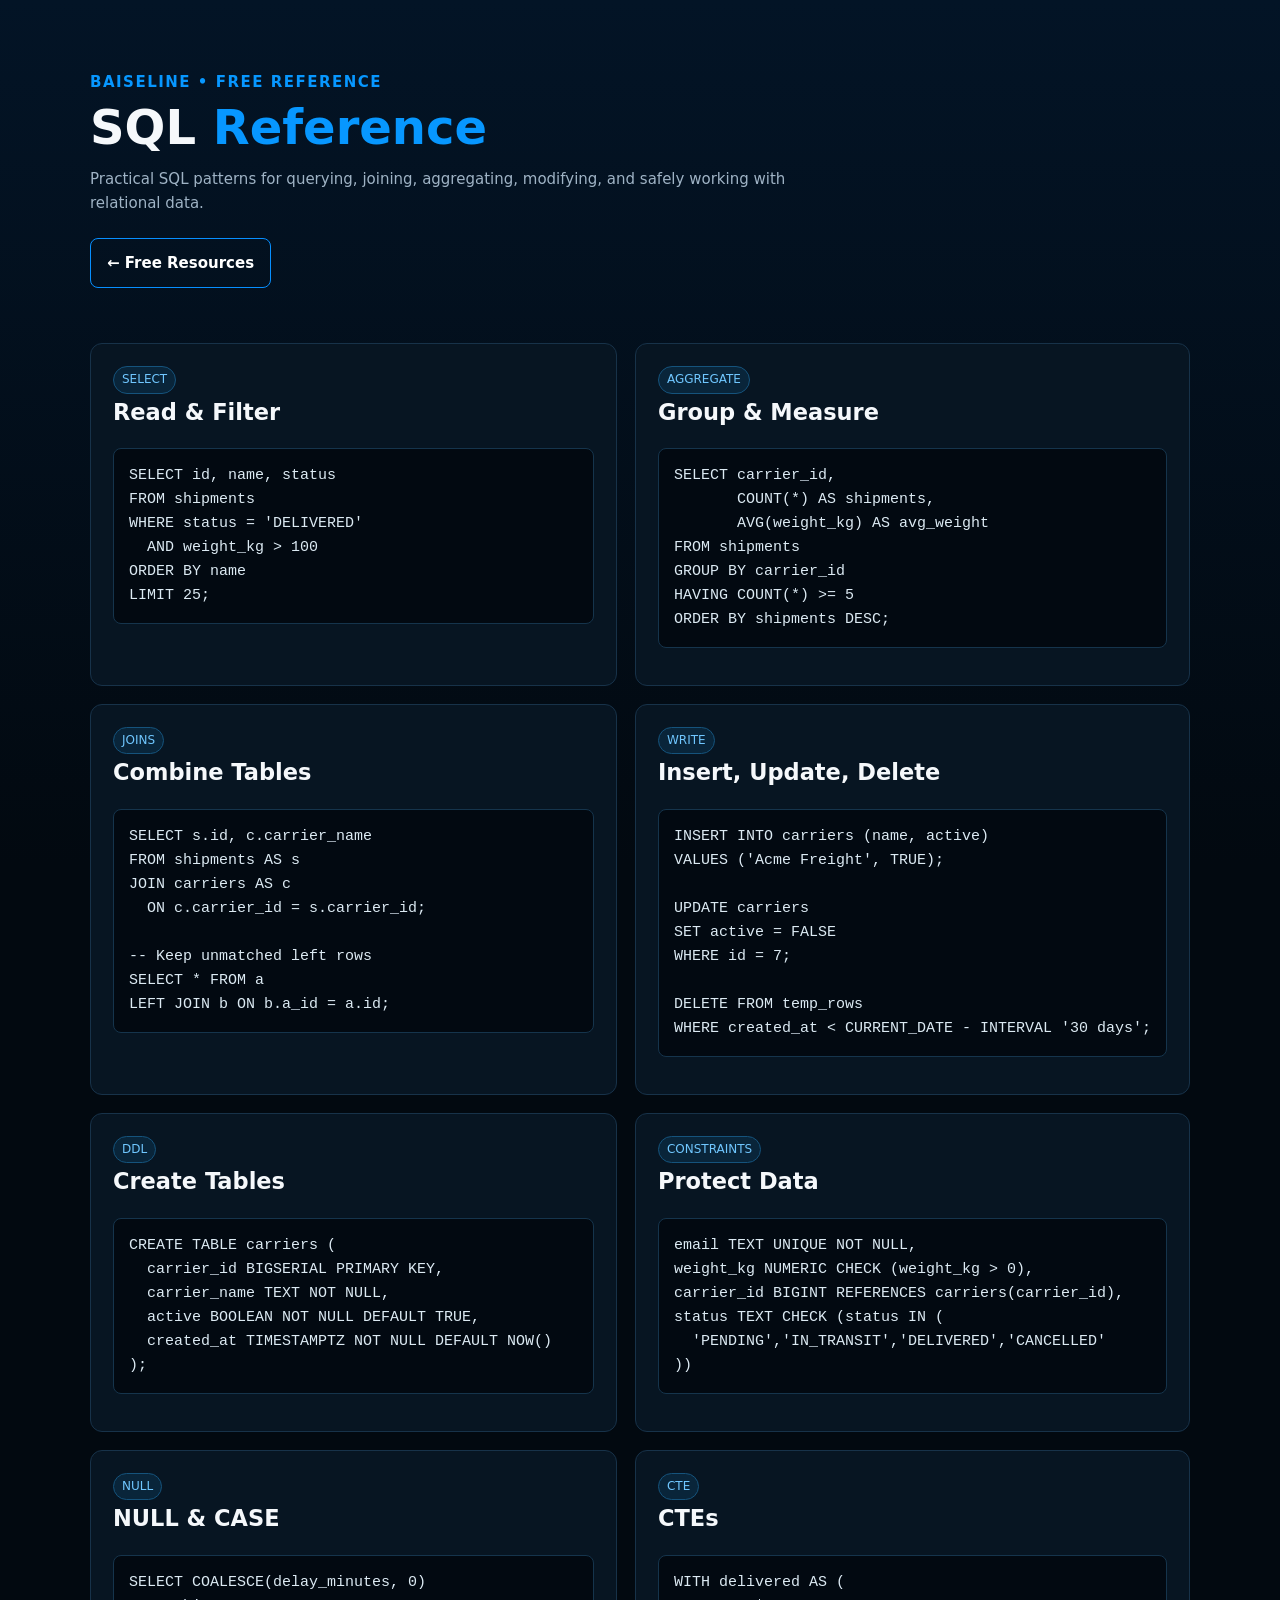
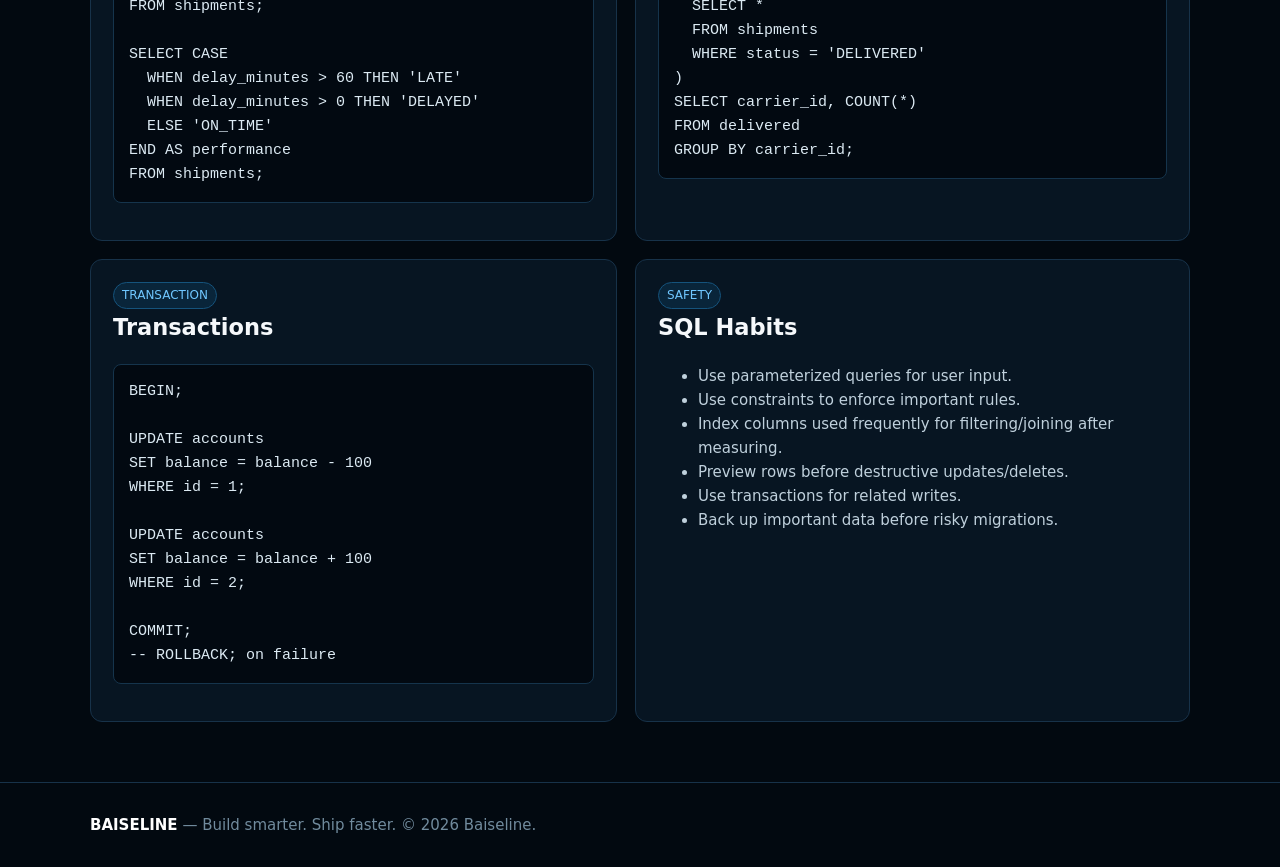
<file: free-resources/sql-reference/index.html>
<!doctype html><html><head><meta charset="utf-8"><meta name="viewport" content="width=device-width,initial-scale=1"><title>Baiseline SQL Reference</title><link rel="stylesheet" href="../developer-starter-pack/styles.css"></head><body><header class="hero wrap"><div class="eyebrow">BAISELINE • FREE REFERENCE</div><h1>SQL <span>Reference</span></h1><p>Practical SQL patterns for querying, joining, aggregating, modifying, and safely working with relational data.</p><p><a class="button ghost" href="../../index.html#resources">← Free Resources</a></p></header><main class="grid wrap"><section class="card"><span class="tag">SELECT</span><h2>Read & Filter</h2><pre>SELECT id, name, status
FROM shipments
WHERE status = 'DELIVERED'
  AND weight_kg > 100
ORDER BY name
LIMIT 25;</pre></section><section class="card"><span class="tag">AGGREGATE</span><h2>Group & Measure</h2><pre>SELECT carrier_id,
       COUNT(*) AS shipments,
       AVG(weight_kg) AS avg_weight
FROM shipments
GROUP BY carrier_id
HAVING COUNT(*) >= 5
ORDER BY shipments DESC;</pre></section><section class="card"><span class="tag">JOINS</span><h2>Combine Tables</h2><pre>SELECT s.id, c.carrier_name
FROM shipments AS s
JOIN carriers AS c
  ON c.carrier_id = s.carrier_id;

-- Keep unmatched left rows
SELECT * FROM a
LEFT JOIN b ON b.a_id = a.id;</pre></section><section class="card"><span class="tag">WRITE</span><h2>Insert, Update, Delete</h2><pre>INSERT INTO carriers (name, active)
VALUES ('Acme Freight', TRUE);

UPDATE carriers
SET active = FALSE
WHERE id = 7;

DELETE FROM temp_rows
WHERE created_at < CURRENT_DATE - INTERVAL '30 days';</pre></section><section class="card"><span class="tag">DDL</span><h2>Create Tables</h2><pre>CREATE TABLE carriers (
  carrier_id BIGSERIAL PRIMARY KEY,
  carrier_name TEXT NOT NULL,
  active BOOLEAN NOT NULL DEFAULT TRUE,
  created_at TIMESTAMPTZ NOT NULL DEFAULT NOW()
);</pre></section><section class="card"><span class="tag">CONSTRAINTS</span><h2>Protect Data</h2><pre>email TEXT UNIQUE NOT NULL,
weight_kg NUMERIC CHECK (weight_kg > 0),
carrier_id BIGINT REFERENCES carriers(carrier_id),
status TEXT CHECK (status IN (
  'PENDING','IN_TRANSIT','DELIVERED','CANCELLED'
))</pre></section><section class="card"><span class="tag">NULL</span><h2>NULL & CASE</h2><pre>SELECT COALESCE(delay_minutes, 0)
FROM shipments;

SELECT CASE
  WHEN delay_minutes > 60 THEN 'LATE'
  WHEN delay_minutes > 0 THEN 'DELAYED'
  ELSE 'ON_TIME'
END AS performance
FROM shipments;</pre></section><section class="card"><span class="tag">CTE</span><h2>CTEs</h2><pre>WITH delivered AS (
  SELECT *
  FROM shipments
  WHERE status = 'DELIVERED'
)
SELECT carrier_id, COUNT(*)
FROM delivered
GROUP BY carrier_id;</pre></section><section class="card"><span class="tag">TRANSACTION</span><h2>Transactions</h2><pre>BEGIN;

UPDATE accounts
SET balance = balance - 100
WHERE id = 1;

UPDATE accounts
SET balance = balance + 100
WHERE id = 2;

COMMIT;
-- ROLLBACK; on failure</pre></section><section class="card"><span class="tag">SAFETY</span><h2>SQL Habits</h2><ul><li>Use parameterized queries for user input.</li><li>Use constraints to enforce important rules.</li><li>Index columns used frequently for filtering/joining after measuring.</li><li>Preview rows before destructive updates/deletes.</li><li>Use transactions for related writes.</li><li>Back up important data before risky migrations.</li></ul></section></main><footer class="footer"><div class="wrap"><b>BAISELINE</b> — Build smarter. Ship faster. © 2026 Baiseline.</div></footer></body></html>
</file>
<file: styles.css>
:root{--bg:#020b13;--panel:#071522;--line:#173249;--text:#f5f8fb;--muted:#9fb3c5;--blue:#0797ff}*{box-sizing:border-box}html{scroll-behavior:smooth}body{margin:0;background:radial-gradient(circle at 50% 12%,#062447 0,#020b13 34%,#01070d 100%);color:var(--text);font-family:Inter,ui-sans-serif,system-ui,-apple-system,BlinkMacSystemFont,"Segoe UI",sans-serif}.shell{width:min(1400px,90vw);margin:auto}.nav{height:72px;display:flex;align-items:center;justify-content:space-between;border-bottom:1px solid #12283a}.brand{font-size:25px;letter-spacing:3px;font-weight:800;color:white;text-decoration:none}.mark{color:#00a2ff;font-size:34px}.nav nav{display:flex;align-items:center;gap:32px}.nav nav>a{color:#d8e4ed;text-decoration:none;font-size:14px}.button{display:inline-block;background:linear-gradient(135deg,#00a7ff,#0665f5);padding:14px 20px;border-radius:8px;color:white!important;text-decoration:none;font-weight:700;box-shadow:0 8px 28px #006dff2c}.button.small{padding:12px 18px}.button.ghost{background:transparent;border:1px solid #078fff;box-shadow:none}.menu{display:none;background:none;border:0;color:white;font-size:24px}.hero{min-height:410px;display:grid;grid-template-columns:.9fr 1.25fr;gap:60px;align-items:center;padding:45px 0}.eyebrow{color:#00a2ff;font-size:13px;font-weight:800;letter-spacing:1.3px}.hero h1{font-size:52px;line-height:1.02;margin:10px 0 14px}.hero h1 span{color:#078fff}.lede{max-width:600px;color:#a9bfd0;line-height:1.55;font-size:17px}.actions{display:flex;gap:12px;margin-top:24px}.code-window{border:1px solid #167bc5;border-radius:20px 20px 0 0;overflow:hidden;background:#020a12;transform:perspective(1200px) rotateY(-3deg);box-shadow:0 0 60px #006dff22}.tabs{padding:14px 20px;background:#061523;border-bottom:1px solid #173249;display:flex;gap:26px;color:#819db2;font-size:12px}.tabs b{color:#b7c9d6}.code-grid{display:grid;grid-template-columns:1fr .85fr}.code-grid pre{margin:0;padding:26px;font:13px/1.65 ui-monospace,SFMono-Regular,Menlo,monospace;color:#e6edf3;overflow:hidden}.terminal{border-left:1px solid #173249}.blue{color:#29a9ff}.green{color:#42dc94}.categories{border-top:1px solid #173249;border-bottom:1px solid #173249;background:#03101a}.category-grid{display:grid;grid-template-columns:repeat(7,1fr);gap:18px;padding:20px 0}.category-grid div{text-align:center;color:#119dff;font-size:26px}.category-grid b,.category-grid small{display:block;color:#f1f5f8}.category-grid b{font-size:13px;margin-top:7px}.category-grid small{font-size:10px;color:#8da5b7;margin-top:5px;line-height:1.35}.section{padding:38px 0 18px}.section-head{display:flex;align-items:end;justify-content:space-between}.section h2{font-size:30px;margin:4px 0 18px}.section-head>a{color:#21a5ff;text-decoration:none;font-size:13px;margin-bottom:20px}.products{display:grid;grid-template-columns:repeat(5,1fr);gap:14px}.product{border:1px solid #1b3a50;border-radius:9px;overflow:hidden;background:#06131e}.product .visual{height:92px;padding:13px;font-weight:900;background:radial-gradient(circle at 70% 40%,#164b8a,#06172c 65%);border-bottom:1px solid #1b3a50}.visual span{float:right;font-size:10px;opacity:.65}.green-card .visual{background:radial-gradient(circle at 70% 40%,#075b38,#061b18 65%)}.gold-card .visual{background:radial-gradient(circle at 70% 40%,#6b4806,#1c1606 65%)}.purple-card .visual{background:radial-gradient(circle at 70% 40%,#53206f,#160a20 65%)}.cyan-card .visual{background:radial-gradient(circle at 70% 40%,#084f76,#061725 65%)}.product h3{font-size:16px;margin:15px 14px 6px}.product p{color:#a7bbc9;font-size:12px;line-height:1.45;min-height:50px;margin:0 14px}.product footer{border-top:1px solid #173249;margin-top:14px;padding:12px 14px;display:flex;justify-content:space-between;align-items:center}.product footer a{background:#076fe8;color:white;text-decoration:none;border-radius:5px;padding:8px 10px;font-size:11px}.two-col{display:grid;grid-template-columns:1fr 1fr;gap:18px;padding:12px 0 28px}.panel{background:linear-gradient(135deg,#071827,#04111c);border:1px solid #163249;border-radius:10px;padding:20px}.panel-title{display:flex;gap:14px;font-size:25px;color:#159dff}.panel h3{margin:0;color:white;font-size:18px}.panel p{font-size:12px;color:#9fb3c5;margin:5px 0}.chips{display:flex;flex-wrap:wrap;gap:8px;margin-top:16px}.chips button,.chips a{background:#0a2032;border:1px solid #163b58;color:#dbe8f1;padding:9px 11px;border-radius:5px;text-decoration:none;font:inherit;transition:.2s}.chips a:hover{border-color:#078fff;background:#0b2a42;color:white}.service-row{display:flex;align-items:center;gap:24px;margin-top:12px}.service-row ul{display:grid;grid-template-columns:1fr 1fr;gap:5px 24px;margin:0;padding:0;list-style:none;font-size:12px}.service-row li:before{content:"✓";color:#00a2ff;margin-right:7px}.benefits{display:grid;grid-template-columns:repeat(4,1fr);gap:30px;border-top:1px solid #173249;padding:24px 0 34px}.benefits b,.benefits span{display:block}.benefits b{font-size:13px}.benefits span{font-size:11px;color:#91a9ba;margin-top:5px}.site-footer{border-top:1px solid #173249;padding:25px 0 35px;color:#708a9c;font-size:12px;display:flex;justify-content:space-between}.site-footer a{color:#139cff;text-decoration:none}#toast{position:fixed;bottom:24px;left:50%;transform:translate(-50%,100px);background:#0b2234;border:1px solid #1c5277;padding:12px 18px;border-radius:7px;transition:.25s;opacity:0}#toast.show{transform:translate(-50%,0);opacity:1}@media(max-width:1000px){.nav nav{display:none}.nav nav.open{display:flex;position:absolute;z-index:10;top:70px;left:5%;right:5%;background:#061522;border:1px solid #173249;padding:20px;flex-direction:column}.menu{display:block}.hero{grid-template-columns:1fr}.code-window{transform:none}.category-grid{grid-template-columns:repeat(4,1fr)}.products{grid-template-columns:repeat(2,1fr)}.two-col{grid-template-columns:1fr}.benefits{grid-template-columns:repeat(2,1fr)}}@media(max-width:620px){.hero h1{font-size:42px}.code-grid{grid-template-columns:1fr}.terminal{border-left:0;border-top:1px solid #173249}.category-grid{grid-template-columns:repeat(2,1fr)}.products{grid-template-columns:1fr}.actions{flex-direction:column}.benefits{grid-template-columns:1fr}.service-row{align-items:flex-start;flex-direction:column}.service-row ul{grid-template-columns:1fr}.brand{font-size:20px}}
/* Published product catalog */
.product{display:flex;flex-direction:column}.product h3{overflow-wrap:anywhere}.product p{font-size:13px;flex:1;min-height:72px}.product-cover{display:block}.product-cover img{width:100%;height:auto;display:block;aspect-ratio:16/9;object-fit:cover}.product footer{margin-top:16px}.catalog-note{color:var(--muted);font-size:14px;line-height:1.6;max-width:840px}.section-head{gap:18px;flex-wrap:wrap}

/* Distinct navigation destinations */
#resources,#services,#about{scroll-margin-top:24px}.info-section{padding-top:64px;padding-bottom:64px;border-top:1px solid var(--line)}.info-intro{color:var(--muted);font-size:16px;line-height:1.75;max-width:820px}.info-grid{display:grid;grid-template-columns:repeat(3,1fr);gap:18px;margin-top:28px}.info-grid .panel{padding:26px}.info-grid p{font-size:14px;line-height:1.7;margin-top:12px}.service-contact{display:flex;align-items:center;gap:28px;margin-top:28px}.service-contact p{color:var(--muted);font-size:13px;line-height:1.65;max-width:650px}.service-contact .button{flex-shrink:0}.about-layout{display:grid;grid-template-columns:1.2fr 1fr;gap:48px;align-items:start}.values{list-style:none;padding:0;margin:18px 0 0}.values li{padding:12px 0;border-top:1px solid var(--line)}.values b,.values span{display:block}.values span{color:var(--muted);font-size:14px;line-height:1.6;margin-top:5px}@media(max-width:800px){.info-grid,.about-layout{grid-template-columns:1fr}.about-layout{gap:24px}.service-contact{flex-direction:column;align-items:flex-start;gap:10px}.info-section{padding-top:44px;padding-bottom:44px}}@media(prefers-reduced-motion:reduce){html{scroll-behavior:auto}}
</file>
<file: free-resources/developer-starter-pack/styles.css>
:root{--bg:#030b13;--panel:#071522;--line:#173249;--text:#f5f8fb;--muted:#9fb3c5;--blue:#0797ff}*{box-sizing:border-box}body{margin:0;background:linear-gradient(180deg,#031426,#020910 35%);color:var(--text);font:15px/1.6 system-ui,-apple-system,Segoe UI,sans-serif}.wrap{width:min(1100px,92vw);margin:auto}.hero{padding:70px 0 40px}.eyebrow{color:var(--blue);font-weight:800;letter-spacing:1.5px}.hero h1{font-size:48px;line-height:1.05;margin:8px 0}.hero h1 span{color:var(--blue)}.hero p{color:var(--muted);max-width:760px}.grid{display:grid;grid-template-columns:repeat(2,1fr);gap:18px;padding-bottom:60px}.card{background:var(--panel);border:1px solid var(--line);border-radius:12px;padding:22px}.card h2{margin-top:0}.card p,.card li{color:#bfd0dc}code,pre{font-family:ui-monospace,SFMono-Regular,Menlo,monospace}pre{background:#020911;border:1px solid #15344c;padding:15px;border-radius:8px;overflow:auto;color:#dceaf3}.tag{display:inline-block;background:#09253a;border:1px solid #15537c;padding:3px 8px;border-radius:20px;color:#70c7ff;font-size:12px}.full{grid-column:1/-1}.button{display:inline-block;background:linear-gradient(135deg,#00a7ff,#0665f5);padding:12px 16px;border-radius:8px;color:#fff;text-decoration:none;font-weight:700;margin:8px 8px 0 0}.button.ghost{background:transparent;border:1px solid #078fff}.footer{border-top:1px solid var(--line);padding:30px 0;color:#718b9d}.footer b{color:white}@media(max-width:700px){.grid{grid-template-columns:1fr}.full{grid-column:auto}.hero h1{font-size:38px}}
</file>
